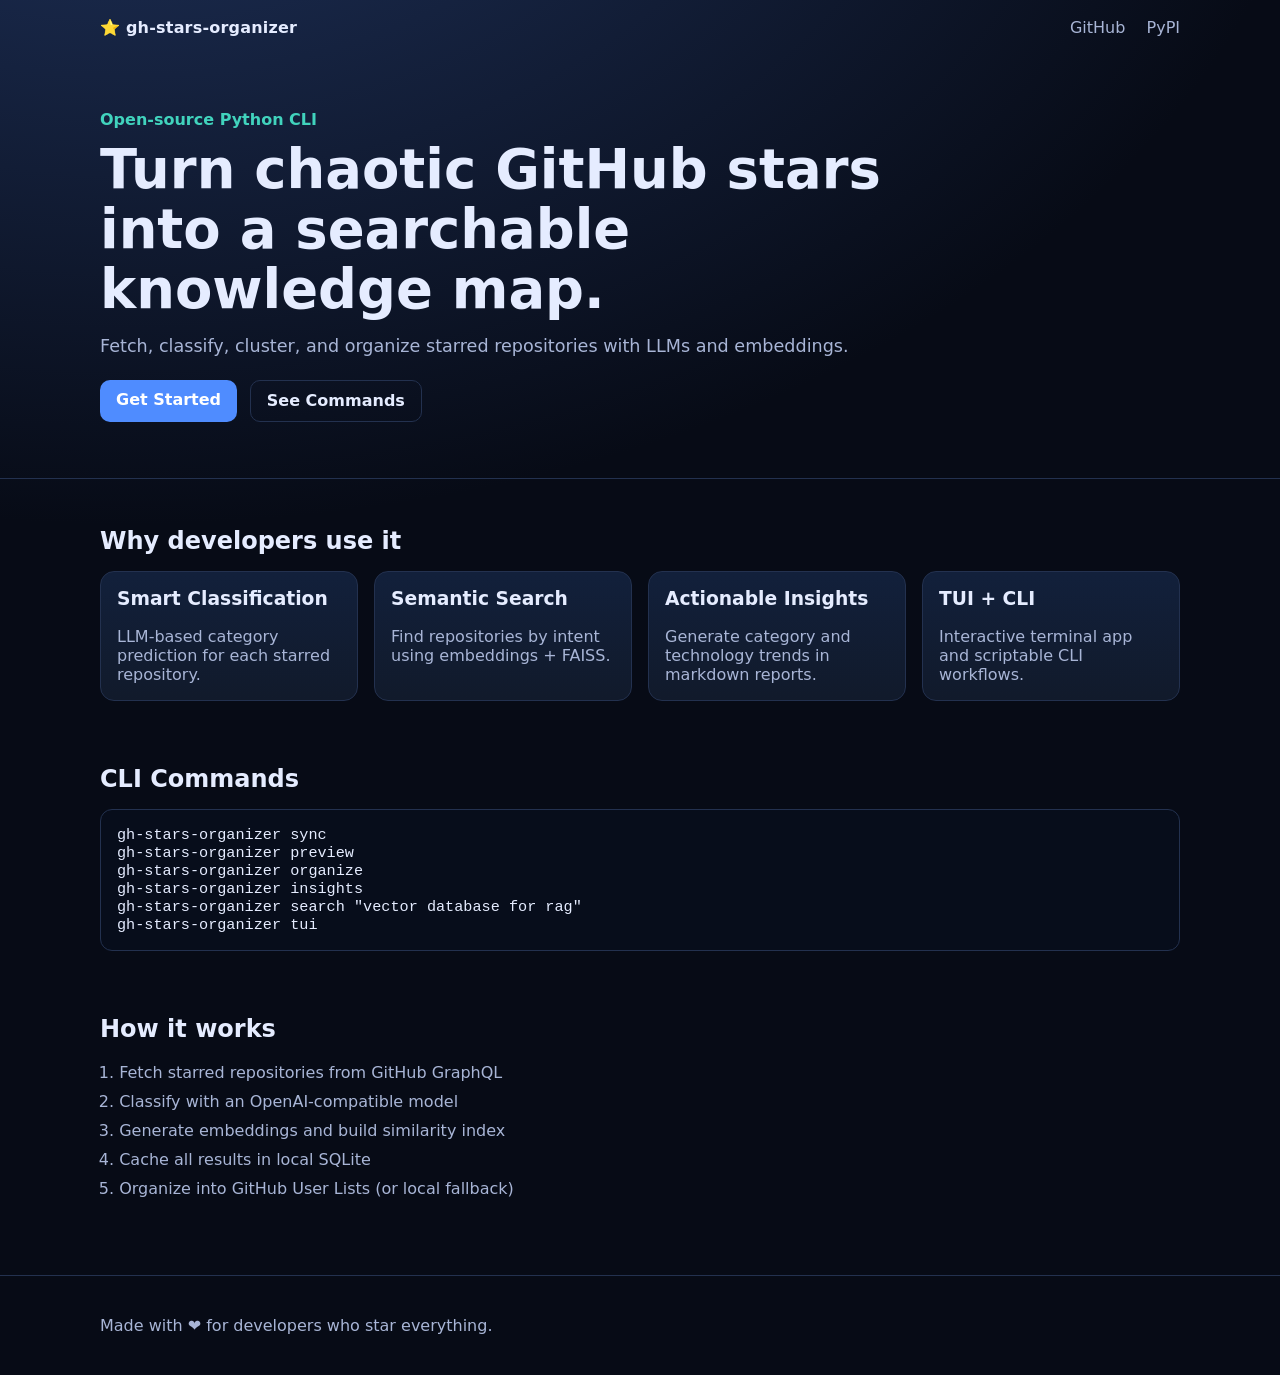
<file: docs/index.html>
<!DOCTYPE html>
<html lang="en">
  <head>
    <meta charset="UTF-8" />
    <meta name="viewport" content="width=device-width, initial-scale=1.0" />
    <title>gh-stars-organizer</title>
    <meta
      name="description"
      content="Organize GitHub stars with LLM classification, semantic search, and automated lists."
    />
    <link rel="stylesheet" href="./styles.css" />
    <script src="./analytics-config.js" defer></script>
  <script src="./analytics.js" defer></script>
</head>
  <body>
    <header class="hero">
      <nav class="nav container">
        <div class="brand">⭐ gh-stars-organizer</div>
        <div class="links">
          <a href="https://github.com/vins13pattar/gh-stars-organizer" target="_blank" rel="noreferrer">GitHub</a>
          <a href="https://pypi.org/project/gh-stars-organizer/" target="_blank" rel="noreferrer">PyPI</a>
        </div>
      </nav>
      <div class="container hero-content">
        <p class="eyebrow">Open-source Python CLI</p>
        <h1>Turn chaotic GitHub stars into a searchable knowledge map.</h1>
        <p class="subtitle">
          Fetch, classify, cluster, and organize starred repositories with LLMs and embeddings.
        </p>
        <div class="cta">
          <a class="btn btn-primary" href="https://github.com/vins13pattar/gh-stars-organizer" target="_blank" rel="noreferrer">Get Started</a>
          <a class="btn btn-secondary" href="#commands">See Commands</a>
        </div>
      </div>
    </header>

    <main>
      <section class="container section">
        <h2>Why developers use it</h2>
        <div class="grid">
          <article class="card">
            <h3>Smart Classification</h3>
            <p>LLM-based category prediction for each starred repository.</p>
          </article>
          <article class="card">
            <h3>Semantic Search</h3>
            <p>Find repositories by intent using embeddings + FAISS.</p>
          </article>
          <article class="card">
            <h3>Actionable Insights</h3>
            <p>Generate category and technology trends in markdown reports.</p>
          </article>
          <article class="card">
            <h3>TUI + CLI</h3>
            <p>Interactive terminal app and scriptable CLI workflows.</p>
          </article>
        </div>
      </section>

      <section id="commands" class="container section">
        <h2>CLI Commands</h2>
        <div class="code-block">
          <pre><code>gh-stars-organizer sync
gh-stars-organizer preview
gh-stars-organizer organize
gh-stars-organizer insights
gh-stars-organizer search "vector database for rag"
gh-stars-organizer tui</code></pre>
        </div>
      </section>

      <section class="container section">
        <h2>How it works</h2>
        <ol class="flow">
          <li>Fetch starred repositories from GitHub GraphQL</li>
          <li>Classify with an OpenAI-compatible model</li>
          <li>Generate embeddings and build similarity index</li>
          <li>Cache all results in local SQLite</li>
          <li>Organize into GitHub User Lists (or local fallback)</li>
        </ol>
      </section>
    </main>

    <footer class="footer">
      <div class="container">
        <p>Made with ❤️ for developers who star everything.</p>
      </div>
    </footer>
  </body>
  </html>
</file>
<file: docs/styles.css>
:root {
  --bg: #070b16;
  --panel: #111a2b;
  --text: #e5ecff;
  --muted: #a8b5d6;
  --primary: #4f8cff;
  --accent: #41d3bd;
  --border: #23314f;
}

* {
  box-sizing: border-box;
}

body {
  margin: 0;
  font-family: Inter, ui-sans-serif, system-ui, -apple-system, Segoe UI, Roboto, Helvetica, Arial, sans-serif;
  background: radial-gradient(1200px 800px at 10% -20%, #20345f, transparent), var(--bg);
  color: var(--text);
}

.container {
  width: min(1080px, 92vw);
  margin: 0 auto;
}

.hero {
  border-bottom: 1px solid var(--border);
  padding-bottom: 3rem;
}

.nav {
  display: flex;
  justify-content: space-between;
  align-items: center;
  padding: 1.1rem 0;
}

.brand {
  font-weight: 700;
  letter-spacing: 0.2px;
}

.links a {
  color: var(--muted);
  text-decoration: none;
  margin-left: 1rem;
}

.links a:hover {
  color: var(--text);
}

.hero-content {
  padding: 3.5rem 0 0.5rem;
}

.eyebrow {
  color: var(--accent);
  margin: 0 0 0.7rem;
  font-weight: 600;
}

h1 {
  font-size: clamp(2rem, 5vw, 3.4rem);
  line-height: 1.1;
  margin: 0;
  max-width: 840px;
}

.subtitle {
  color: var(--muted);
  font-size: 1.1rem;
  max-width: 760px;
  margin-top: 1rem;
}

.cta {
  display: flex;
  gap: 0.8rem;
  margin-top: 1.5rem;
}

.btn {
  display: inline-block;
  padding: 0.65rem 1rem;
  border-radius: 10px;
  text-decoration: none;
  font-weight: 600;
}

.btn-primary {
  background: var(--primary);
  color: white;
}

.btn-secondary {
  border: 1px solid var(--border);
  color: var(--text);
}

.section {
  padding: 3rem 0 1rem;
}

.section h2 {
  margin: 0 0 1rem;
}

.grid {
  display: grid;
  grid-template-columns: repeat(auto-fit, minmax(220px, 1fr));
  gap: 1rem;
}

.card {
  background: linear-gradient(180deg, #12203b, var(--panel));
  border: 1px solid var(--border);
  border-radius: 14px;
  padding: 1rem;
}

.card h3 {
  margin-top: 0;
}

.card p {
  color: var(--muted);
  margin-bottom: 0;
}

.code-block {
  background: #070d1b;
  border: 1px solid var(--border);
  border-radius: 12px;
  overflow-x: auto;
}

pre {
  margin: 0;
  padding: 1rem;
  font-size: 0.95rem;
}

.flow {
  color: var(--muted);
  line-height: 1.8;
  padding-left: 1.2rem;
}

.footer {
  border-top: 1px solid var(--border);
  margin-top: 2.5rem;
  color: var(--muted);
  padding: 1.5rem 0;
}
</file>
